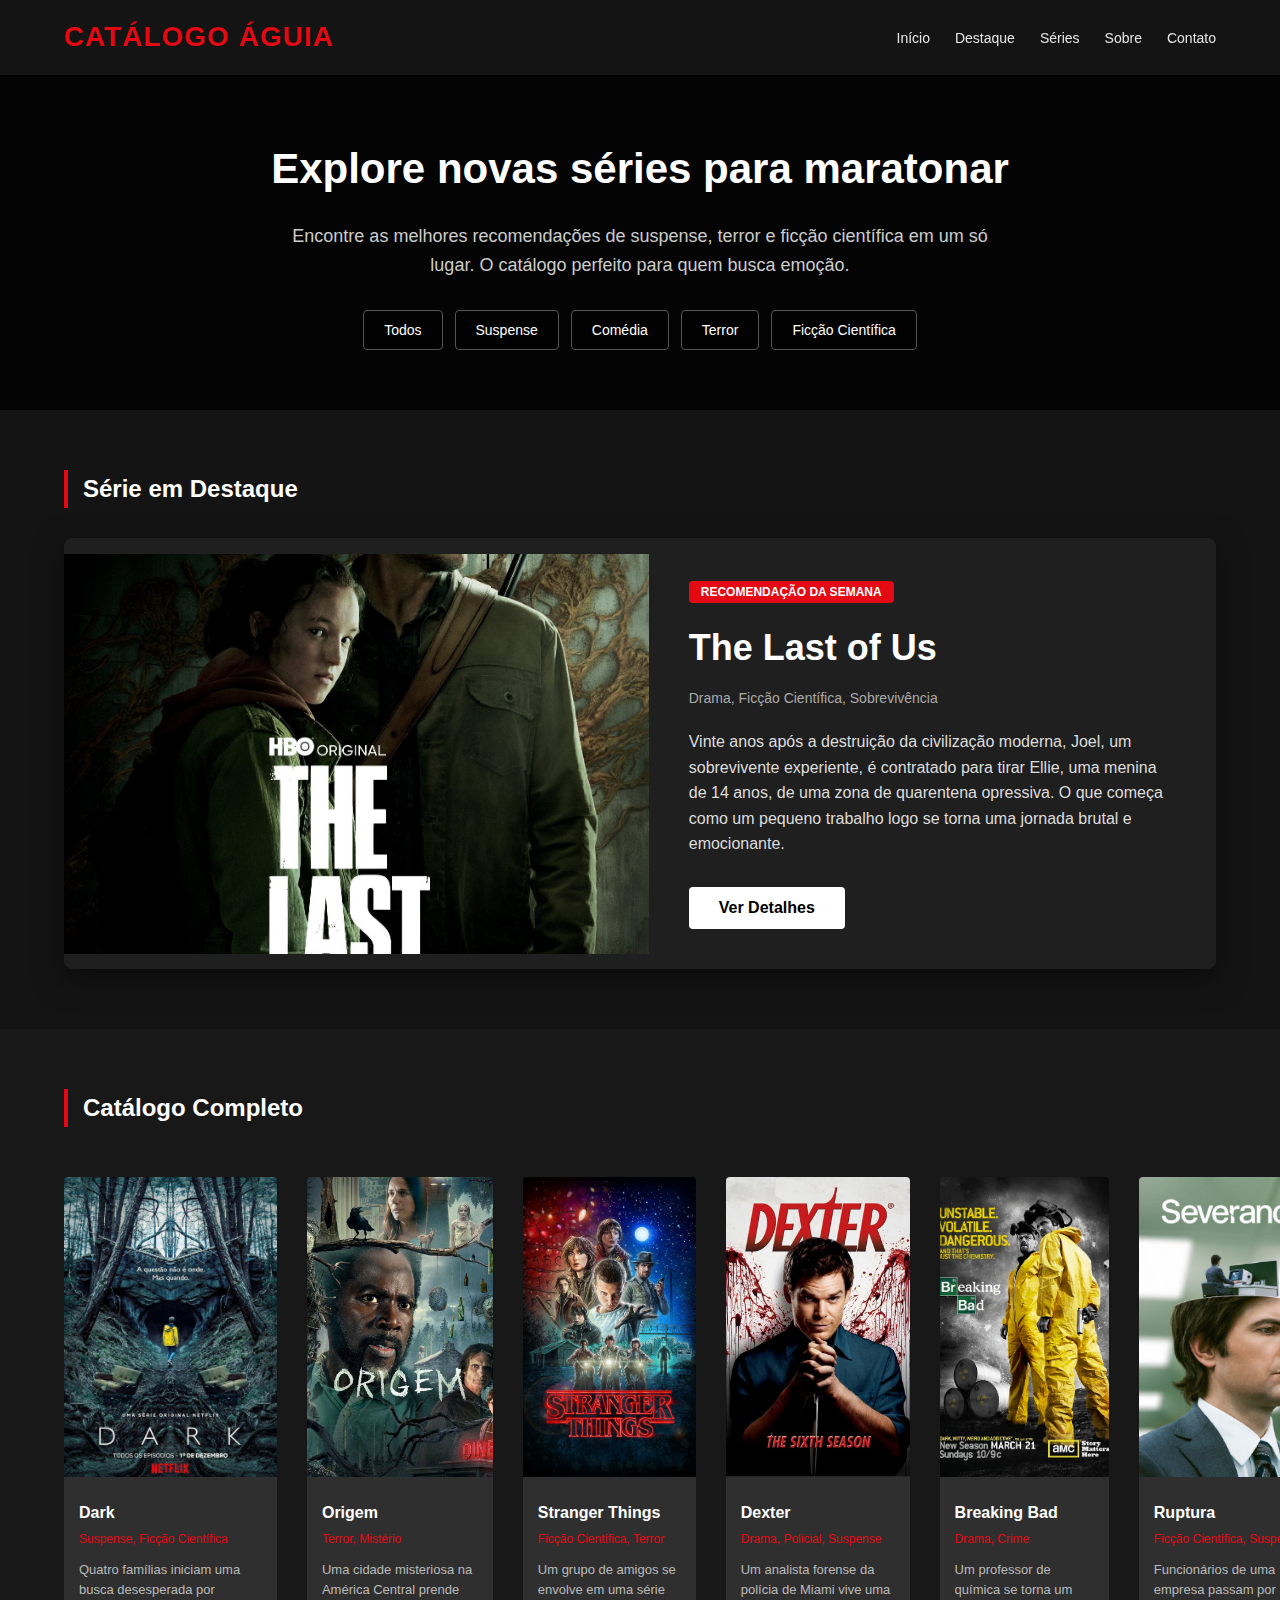
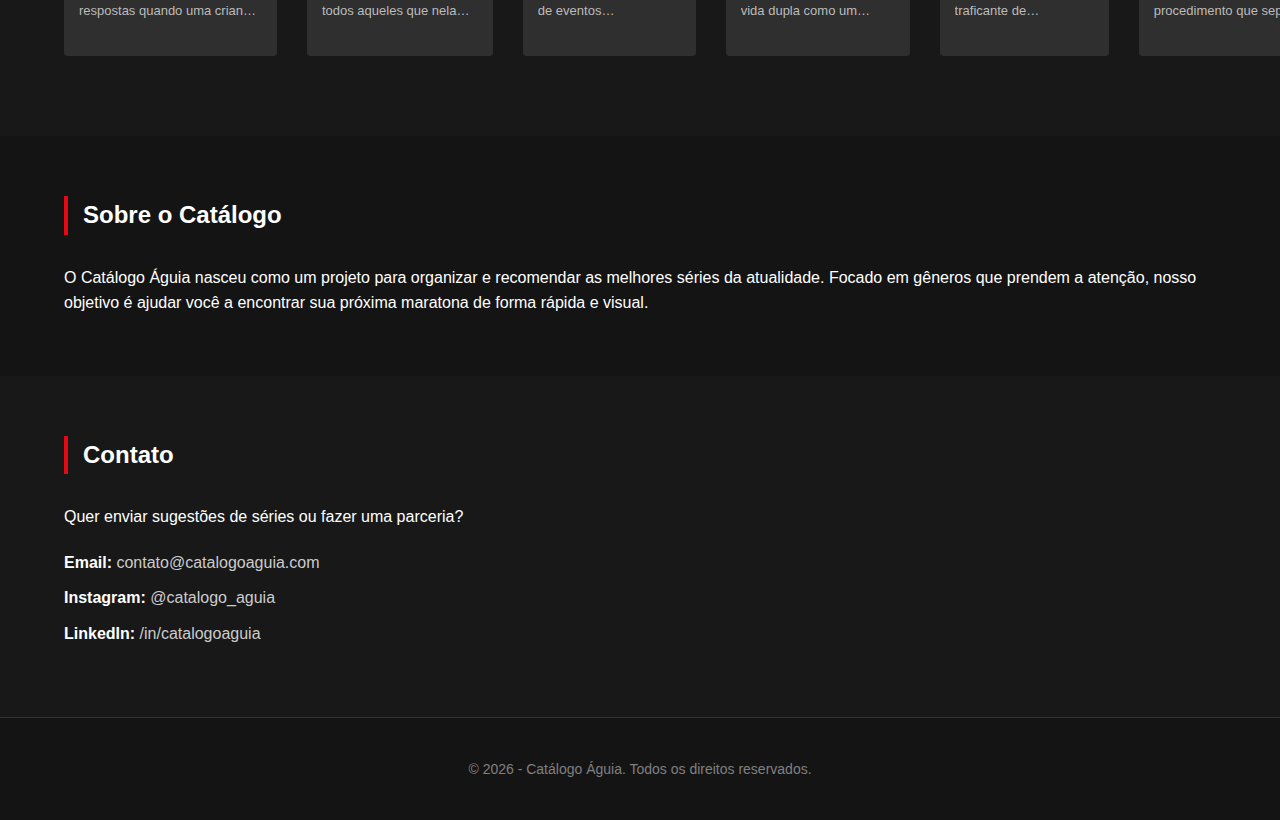
<file: index.html>
<!DOCTYPE html>
<html lang="pt-BR">
<head>
    <meta charset="UTF-8">
    <meta name="viewport" content="width=device-width, initial-scale=1.0">
    <title>Catálogo Águia - Suas Séries Favoritas</title>
    <!-- Link para o arquivo CSS externo que contém toda a estilização -->
    <link rel="stylesheet" href="style.css">
</head>
<body>

    <!-- Cabeçalho: Contém o título do site e o menu de navegação -->
    <header>
        <div class="container">
            <h1 class="logo">Catálogo Águia</h1>

            <nav>
                <ul class="menu">
                    <li><a href="#inicio">Início</a></li>
                    <li><a href="#destaque">Destaque</a></li>
                    <li><a href="#series">Séries</a></li>
                    <li><a href="#sobre">Sobre</a></li>
                    <li><a href="#contato">Contato</a></li>
                </ul>
            </nav>
        </div>
    </header>

    <!-- Seção Hero: Primeira parte que o usuário vê -->
    <section id="inicio" class="secao hero">
        <div class="container hero-conteudo">
            <div class="hero-texto">
                <h2>Explore novas séries para maratonar</h2>
                <p>Encontre as melhores recomendações de suspense, terror e ficção científica em um só lugar. O catálogo perfeito para quem busca emoção.</p>

                <!-- Botões de filtro para organizar as séries por categoria -->
                <div class="filtros">
                    <a href="index.html#series" class="filtro">Todos</a>
                    <a href="suspense.html" class="filtro">Suspense</a>
                    <a href="comedia.html" class="filtro">Comédia</a>
                    <a href="terror.html" class="filtro">Terror</a>
                    <a href="ficcao.html" class="filtro">Ficção Científica</a>
                </div>
            </div>
        </div>
    </section>

    <!-- Seção Série Destaque: Uma box maior com uma série aleatória escolhida -->
    <section id="destaque" class="secao-destaque">
        <div class="container">
            <h2 class="titulo-secao">Série em Destaque</h2>
            <div class="box-destaque">
                <div class="destaque-imagem">
                    <img src="img/the_last_of_us.jpg" alt="Série em Destaque">
                </div>
                <div class="destaque-info">
                    <span class="tag-destaque">Recomendação da Semana</span>
                    <h3>The Last of Us</h3>
                    <p class="genero">Drama, Ficção Científica, Sobrevivência</p>
                    <p class="descricao">
                        Vinte anos após a destruição da civilização moderna, Joel, um sobrevivente experiente, é contratado para tirar Ellie, uma menina de 14 anos, de uma zona de quarentena opressiva. O que começa como um pequeno trabalho logo se torna uma jornada brutal e emocionante.
                    </p>
                    <button class="btn-assistir">Ver Detalhes</button>
                </div>
            </div>
        </div>
    </section>

    <!-- Seção Catálogo: Onde as séries são exibidas em formato de grade (grid) -->
    <section id="series" class="secao secao-cinza">
        <div class="container">
            <h2 class="titulo-secao">Catálogo Completo</h2>
        <div class="corrossel">
            <div class="grid-series">
                <!-- Card 1: Dark -->
                <div class="card-serie">
                    <img src="img/dark.jpg" alt="Poster da série Dark">
                    <div class="card-conteudo">
                        <h3>Dark</h3>
                        <p class="genero">Suspense, Ficção Científica</p>
                        <p class="descricao">Quatro famílias iniciam uma busca desesperada por respostas quando uma criança desaparece e um mistério complexo se revela.</p>
                    </div>
                </div>

                <!-- Card 2: Origem -->
                <div class="card-serie">
                    <img src="img/origem.jpg" alt="Poster da série Origem">
                    <div class="card-conteudo">
                        <h3>Origem</h3>
                        <p class="genero">Terror, Mistério</p>
                        <p class="descricao">Uma cidade misteriosa na América Central prende todos aqueles que nela entram. Os moradores lutam para sair.</p>
                    </div>
                </div>

                <!-- Card 3: Stranger Things -->
                <div class="card-serie">
                    <img src="img/stranger_things.jpg" alt="Poster da série Stranger Things">
                    <div class="card-conteudo">
                        <h3>Stranger Things</h3>
                        <p class="genero">Ficção Científica, Terror</p>
                        <p class="descricao">Um grupo de amigos se envolve em uma série de eventos sobrenaturais na pequena cidade de Hawkins.</p>
                    </div>
                </div>

                <!-- Card 4: Dexter -->
                <div class="card-serie">
                    <img src="img/dexter.jpg" alt="Poster da série Dexter">
                    <div class="card-conteudo">
                        <h3>Dexter</h3>
                        <p class="genero">Drama, Policial, Suspense</p>
                        <p class="descricao">Um analista forense da polícia de Miami vive uma vida dupla como um assassino em série que caça criminosos.</p>
                    </div>
                </div>
                <!-- Card 5: Breaking Bad -->
                <div class="card-serie">
                    <img src="img/breaking_bad.jpg" alt="Poster da série Breaking Bad">
                    <div class="card-conteudo">
                        <h3>Breaking Bad</h3>
                        <p class="genero">Drama, Crime</p>
                        <p class="descricao">Um professor de química se torna um traficante de metanfetamina após ser diagnosticado com câncer.</p>
                    </div>
                </div>

                <!-- Card 6: Severance (Ruptura) -->
                <div class="card-serie">
                    <img src="img/ruptura.jpg" alt="Poster da série Ruptura">
                    <div class="card-conteudo">
                        <h3>Ruptura</h3>
                        <p class="genero">Ficção Científica, Suspense</p>
                        <p class="descricao">Funcionários de uma empresa passam por um procedimento que separa suas memórias de trabalho e vida pessoal.</p>
                    </div>
                </div>

                <!-- Card 7: Succession -->
                <div class="card-serie">
                    <img src="img/succession.jpg" alt="Poster da série Succession">
                    <div class="card-conteudo">
                        <h3>Succession</h3>
                        <p class="genero">Drama</p>
                        <p class="descricao">Acompanha a família Roy, dona de um império de mídia, enquanto lutam pelo controle da empresa.</p>
                    </div>
                </div>

                <!-- Card 8: The Bear -->
                <div class="card-serie">
                    <img src="img/the_bear.jpg" alt="Poster da série The Bear">
                    <div class="card-conteudo">
                        <h3>The Bear</h3>
                        <p class="genero">Drama, Comédia</p>
                        <p class="descricao">Um jovem chef de alta gastronomia volta para Chicago para administrar a lanchonete de sua família.</p>
                    </div>
                </div>

                <!-- Card 9: Fallout -->
                <div class="card-serie">
                    <img src="img/fallout.jpg" alt="Poster da série Fallout">
                    <div class="card-conteudo">
                        <h3>Fallout</h3>
                        <p class="genero">Ficção Científica, Ação</p>
                        <p class="descricao">Em um futuro pós-apocalíptico, os habitantes de luxuosos abrigos nucleares retornam à paisagem infernal deixada para trás.</p>
                    </div>
                </div>

                <!-- Card 10: Black Mirror -->
                <div class="card-serie">
                    <img src="img/black_mirror.jpg" alt="Poster da série Black Mirror">
                    <div class="card-conteudo">
                        <h3>Black Mirror</h3>
                        <p class="genero">Ficção Científica, Suspense</p>
                        <p class="descricao">Uma série de antologia que explora um futuro próximo onde a tecnologia e a natureza humana colidem.</p>
                    </div>
                </div>

                <!-- Card 11: The Boys -->
                <div class="card-serie">
                    <img src="img/the_boys.jpg" alt="Poster da série The Boys">
                    <div class="card-conteudo">
                        <h3>The Boys</h3>
                        <p class="genero">Ação, Sátira</p>
                        <p class="descricao">Um grupo de vigilantes se propõe a derrubar super-heróis corruptos que abusam de seus superpoderes.</p>
                    </div>
                </div>

                <!-- Card 12: Mindhunter -->
                <div class="card-serie">
                    <img src="img/mindhunter.jpg" alt="Poster da série Mindhunter">
                    <div class="card-conteudo">
                        <h3>Mindhunter</h3>
                        <p class="genero">Crime, Suspense</p>
                        <p class="descricao">Dois agentes do FBI expandem as fronteiras da ciência criminal ao entrevistar assassinos em série.</p>
                    </div>
                </div> 
                <!-- Card 1: Dark -->
                <div class="card-serie">
                    <img src="img/dark.jpg" alt="Poster da série Dark">
                    <div class="card-conteudo">
                        <h3>Dark</h3>
                        <p class="genero">Suspense, Ficção Científica</p>
                        <p class="descricao">Quatro famílias iniciam uma busca desesperada por respostas quando uma criança desaparece e um mistério complexo se revela.</p>
                    </div>
                </div>

                <!-- Card 2: Origem -->
                <div class="card-serie">
                    <img src="img/origem.jpg" alt="Poster da série Origem">
                    <div class="card-conteudo">
                        <h3>Origem</h3>
                        <p class="genero">Terror, Mistério</p>
                        <p class="descricao">Uma cidade misteriosa na América Central prende todos aqueles que nela entram. Os moradores lutam para sair.</p>
                    </div>
                </div>

                <!-- Card 3: Stranger Things -->
                <div class="card-serie">
                    <img src="img/stranger_things.jpg" alt="Poster da série Stranger Things">
                    <div class="card-conteudo">
                        <h3>Stranger Things</h3>
                        <p class="genero">Ficção Científica, Terror</p>
                        <p class="descricao">Um grupo de amigos se envolve em uma série de eventos sobrenaturais na pequena cidade de Hawkins.</p>
                    </div>
                </div>

                <!-- Card 4: Dexter -->
                <div class="card-serie">
                    <img src="img/dexter.jpg" alt="Poster da série Dexter">
                    <div class="card-conteudo">
                        <h3>Dexter</h3>
                        <p class="genero">Drama, Policial, Suspense</p>
                        <p class="descricao">Um analista forense da polícia de Miami vive uma vida dupla como um assassino em série que caça criminosos.</p>
                    </div>
                </div>
                <!-- Card 5: Breaking Bad -->
                <div class="card-serie">
                    <img src="img/breaking_bad.jpg" alt="Poster da série Breaking Bad">
                    <div class="card-conteudo">
                        <h3>Breaking Bad</h3>
                        <p class="genero">Drama, Crime</p>
                        <p class="descricao">Um professor de química se torna um traficante de metanfetamina após ser diagnosticado com câncer.</p>
                    </div>
                </div>

                <!-- Card 6: Severance (Ruptura) -->
                <div class="card-serie">
                    <img src="img/ruptura.jpg" alt="Poster da série Ruptura">
                    <div class="card-conteudo">
                        <h3>Ruptura</h3>
                        <p class="genero">Ficção Científica, Suspense</p>
                        <p class="descricao">Funcionários de uma empresa passam por um procedimento que separa suas memórias de trabalho e vida pessoal.</p>
                    </div>
                </div>

                <!-- Card 7: Succession -->
                <div class="card-serie">
                    <img src="img/succession.jpg" alt="Poster da série Succession">
                    <div class="card-conteudo">
                        <h3>Succession</h3>
                        <p class="genero">Drama</p>
                        <p class="descricao">Acompanha a família Roy, dona de um império de mídia, enquanto lutam pelo controle da empresa.</p>
                    </div>
                </div>

                <!-- Card 8: The Bear -->
                <div class="card-serie">
                    <img src="img/the_bear.jpg" alt="Poster da série The Bear">
                    <div class="card-conteudo">
                        <h3>The Bear</h3>
                        <p class="genero">Drama, Comédia</p>
                        <p class="descricao">Um jovem chef de alta gastronomia volta para Chicago para administrar a lanchonete de sua família.</p>
                    </div>
                </div>

                <!-- Card 9: Fallout -->
                <div class="card-serie">
                    <img src="img/fallout.jpg" alt="Poster da série Fallout">
                    <div class="card-conteudo">
                        <h3>Fallout</h3>
                        <p class="genero">Ficção Científica, Ação</p>
                        <p class="descricao">Em um futuro pós-apocalíptico, os habitantes de luxuosos abrigos nucleares retornam à paisagem infernal deixada para trás.</p>
                    </div>
                </div>

                <!-- Card 10: Black Mirror -->
                <div class="card-serie">
                    <img src="img/black_mirror.jpg" alt="Poster da série Black Mirror">
                    <div class="card-conteudo">
                        <h3>Black Mirror</h3>
                        <p class="genero">Ficção Científica, Suspense</p>
                        <p class="descricao">Uma série de antologia que explora um futuro próximo onde a tecnologia e a natureza humana colidem.</p>
                    </div>
                </div>

                <!-- Card 11: The Boys -->
                <div class="card-serie">
                    <img src="img/the_boys.jpg" alt="Poster da série The Boys">
                    <div class="card-conteudo">
                        <h3>The Boys</h3>
                        <p class="genero">Ação, Sátira</p>
                        <p class="descricao">Um grupo de vigilantes se propõe a derrubar super-heróis corruptos que abusam de seus superpoderes.</p>
                    </div>
                </div>

                <!-- Card 12: Mindhunter -->
                <div class="card-serie">
                    <img src="img/mindhunter.jpg" alt="Poster da série Mindhunter">
                    <div class="card-conteudo">
                        <h3>Mindhunter</h3>
                        <p class="genero">Crime, Suspense</p>
                        <p class="descricao">Dois agentes do FBI expandem as fronteiras da ciência criminal ao entrevistar assassinos em série.</p>
                    </div>
                </div> 
            </div>
        </div>
    </div>
    </section>

    <!-- Seção Sobre: Informações sobre o projeto -->
    <section id="sobre" class="secao">
        <div class="container">
            <h2 class="titulo-secao">Sobre o Catálogo</h2>
            <p>
                O Catálogo Águia nasceu como um projeto para organizar e recomendar as melhores séries da atualidade. Focado em gêneros que prendem a atenção, nosso objetivo é ajudar você a encontrar sua próxima maratona de forma rápida e visual.
            </p>
        </div>
    </section>

    <!-- Seção Contato: Formas de falar com o administrador -->
    <section id="contato" class="secao secao-cinza">
        <div class="container">
            <h2 class="titulo-secao">Contato</h2>
            <p>Quer enviar sugestões de séries ou fazer uma parceria?</p>
            <ul class="lista-contato">
                <li><strong>Email:</strong> contato@catalogoaguia.com</li>
                <li><strong>Instagram:</strong> @catalogo_aguia</li>
                <li><strong>LinkedIn:</strong> /in/catalogoaguia</li>
            </ul>
        </div>
    </section>

    <!-- Rodapé: Final da página com direitos autorais -->
    <footer>
        <div class="container">
            <p>&copy; 2026 - Catálogo Águia. Todos os direitos reservados.</p>
        </div>
    </footer>

</body>
</html>
</file>
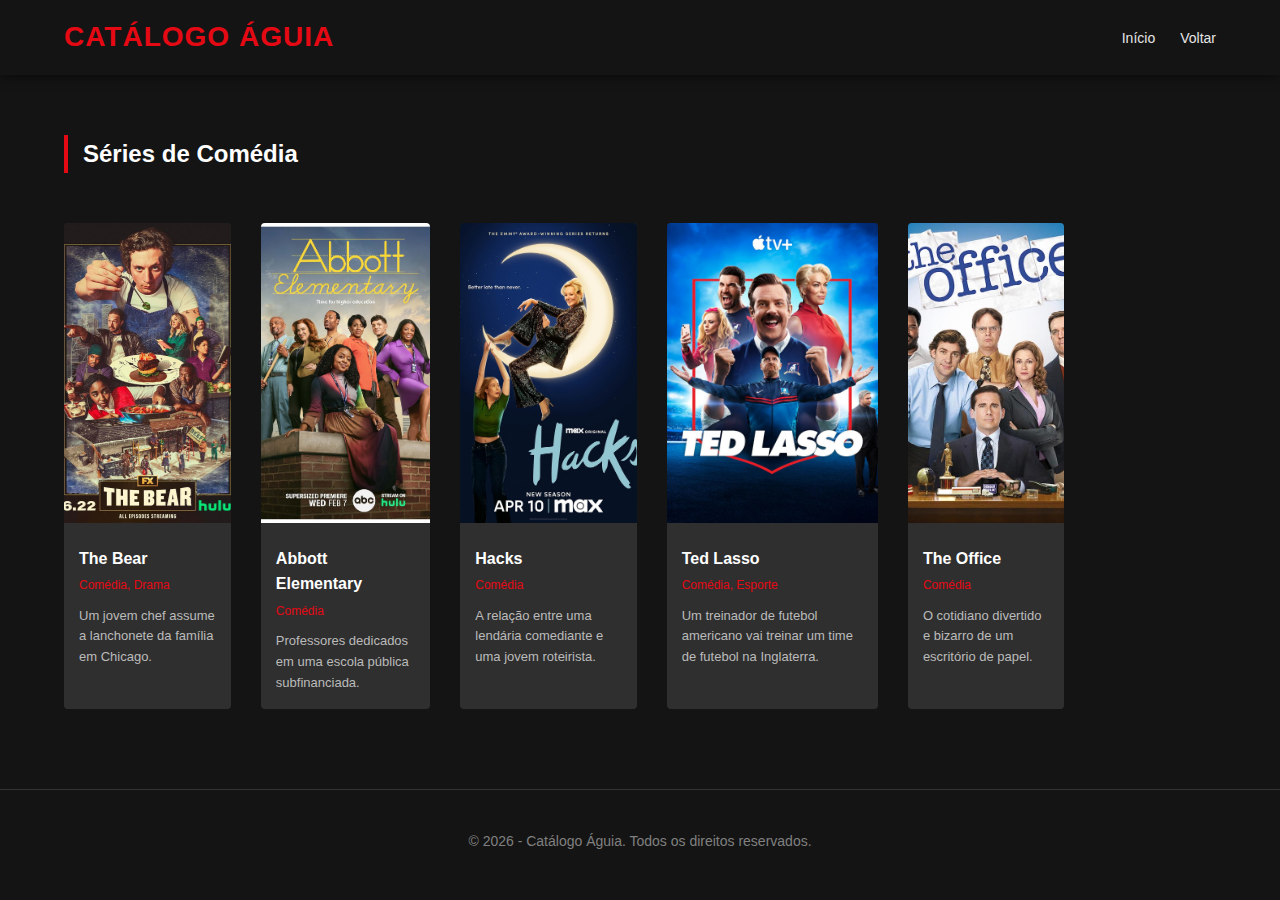
<file: comedia.html>
<!DOCTYPE html>
<html lang="pt-BR">
<head>
    <meta charset="UTF-8">
    <meta name="viewport" content="width=device-width, initial-scale=1.0">
    <title>Comédia - Catálogo Águia</title>
    <link rel="stylesheet" href="style.css">
</head>
<body>
    <header>
        <div class="container">
            <h1 class="logo">Catálogo Águia</h1>
            <nav>
                <ul class="menu">
                    <li><a href="index.html">Início</a></li>
                    <li><a href="index.html#series">Voltar</a></li>
                </ul>
            </nav>
        </div>
    </header>

    <section class="secao">
        <div class="container">
            <h2 class="titulo-secao">Séries de Comédia</h2>
            <div class="grid-series2">
                <div class="card-serie">
                    <img src="img/the_bear.jpg" alt="The Bear">
                    <div class="card-conteudo">
                        <h3>The Bear</h3>
                        <p class="genero">Comédia, Drama</p>
                        <p class="descricao">Um jovem chef assume a lanchonete da família em Chicago.</p>
                    </div>
                </div>
                <div class="card-serie">
                    <img src="img/abbott.jpg" alt="Abbott Elementary">
                    <div class="card-conteudo">
                        <h3>Abbott Elementary</h3>
                        <p class="genero">Comédia</p>
                        <p class="descricao">Professores dedicados em uma escola pública subfinanciada.</p>
                    </div>
                </div>
                <div class="card-serie">
                    <img src="img/hacks.jpg" alt="Hacks">
                    <div class="card-conteudo">
                        <h3>Hacks</h3>
                        <p class="genero">Comédia</p>
                        <p class="descricao">A relação entre uma lendária comediante e uma jovem roteirista.</p>
                    </div>
                </div>
                <div class="card-serie">
                    <img src="img/ted_lasso.jpg" alt="Ted Lasso">
                    <div class="card-conteudo">
                        <h3>Ted Lasso</h3>
                        <p class="genero">Comédia, Esporte</p>
                        <p class="descricao">Um treinador de futebol americano vai treinar um time de futebol na Inglaterra.</p>
                    </div>
                </div>
                <div class="card-serie">
                    <img src="img/the_office.jpg" alt="The Office">
                    <div class="card-conteudo">
                        <h3>The Office</h3>
                        <p class="genero">Comédia</p>
                        <p class="descricao">O cotidiano divertido e bizarro de um escritório de papel.</p>
                    </div>
                </div>
            </div>
        </div>
    </section>

    <footer>
        <div class="container">
            <p>&copy; 2026 - Catálogo Águia. Todos os direitos reservados.</p>
        </div>
    </footer>
</body>
</html>
</file>
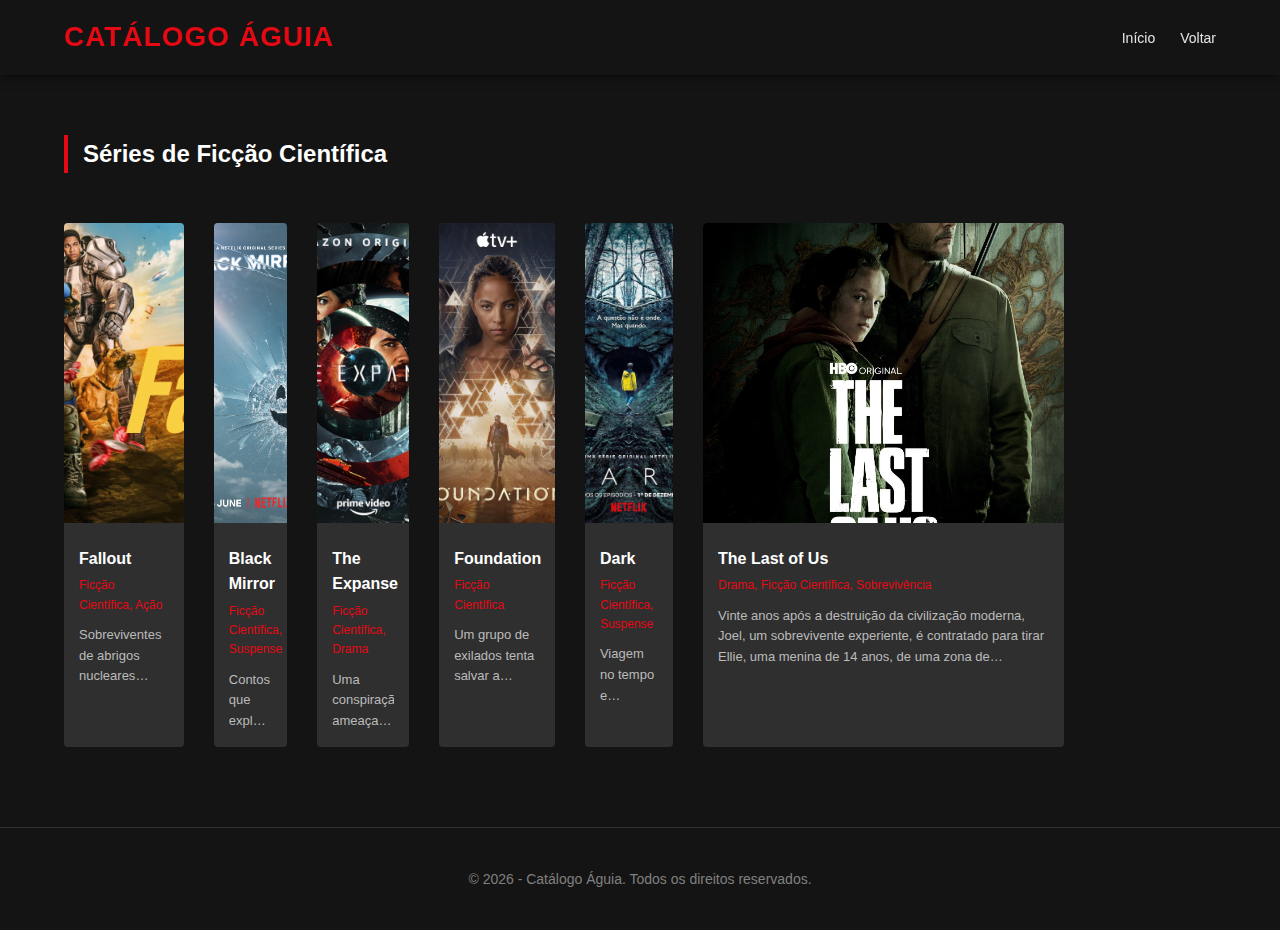
<file: ficcao.html>
<!DOCTYPE html>
<html lang="pt-BR">
<head>
    <meta charset="UTF-8">
    <meta name="viewport" content="width=device-width, initial-scale=1.0">
    <title>Ficção Científica - Catálogo Águia</title>
    <link rel="stylesheet" href="style.css">
</head>
<body>
    <header>
        <div class="container">
            <h1 class="logo">Catálogo Águia</h1>
            <nav>
                <ul class="menu">
                    <li><a href="index.html">Início</a></li>
                    <li><a href="index.html#series">Voltar</a></li>
                </ul>
            </nav>
        </div>
    </header>

    <section class="secao">
        <div class="container">
            <h2 class="titulo-secao">Séries de Ficção Científica</h2>
            <div class="grid-series2">
                <div class="card-serie">
                    <img src="img/fallout.jpg" alt="Fallout">
                    <div class="card-conteudo">
                        <h3>Fallout</h3>
                        <p class="genero">Ficção Científica, Ação</p>
                        <p class="descricao">Sobreviventes de abrigos nucleares retornam à superfície pós-apocalíptica.</p>
                    </div>
                </div>
                <div class="card-serie">
                    <img src="img/black_mirror.jpg" alt="Black Mirror">
                    <div class="card-conteudo">
                        <h3>Black Mirror</h3>
                        <p class="genero">Ficção Científica, Suspense</p>
                        <p class="descricao">Contos que exploram o lado sombrio da tecnologia.</p>
                    </div>
                </div>
                <div class="card-serie">
                    <img src="img/the_expanse.jpg" alt="The Expanse">
                    <div class="card-conteudo">
                        <h3>The Expanse</h3>
                        <p class="genero">Ficção Científica, Drama</p>
                        <p class="descricao">Uma conspiração ameaça a paz em um sistema solar colonizado.</p>
                    </div>
                </div>
                <div class="card-serie">
                    <img src="img/foundation.jpg" alt="Foundation">
                    <div class="card-conteudo">
                        <h3>Foundation</h3>
                        <p class="genero">Ficção Científica</p>
                        <p class="descricao">Um grupo de exilados tenta salvar a humanidade da queda de um império galáctico.</p>
                    </div>
                </div>
                <div class="card-serie">
                    <img src="img/dark.jpg" alt="Dark">
                    <div class="card-conteudo">
                        <h3>Dark</h3>
                        <p class="genero">Ficção Científica, Suspense</p>
                        <p class="descricao">Viagem no tempo e mistérios familiares em uma cidade alemã.</p>
                    </div>
                </div>
                <div class="card-serie">
                    <img src="img/the_last_of_us.jpg" alt="The last of us">
                    <div class="card-conteudo">
                        <h3>The Last of Us</h3>
                        <p class="genero">Drama, Ficção Científica, Sobrevivência</p>
                        <p class="descricao">Vinte anos após a destruição da civilização moderna, Joel, um sobrevivente experiente, é contratado para tirar Ellie, uma menina de 14 anos, de uma zona de quarentena opressiva. O que começa como um pequeno trabalho logo se torna uma jornada brutal e emocionante.
                        </p>
                    </div>
                </div>
            </div>
        </div>
    </section>

    <footer>
        <div class="container">
            <p>&copy; 2026 - Catálogo Águia. Todos os direitos reservados.</p>
        </div>
    </footer>
</body>
</html>
</file>
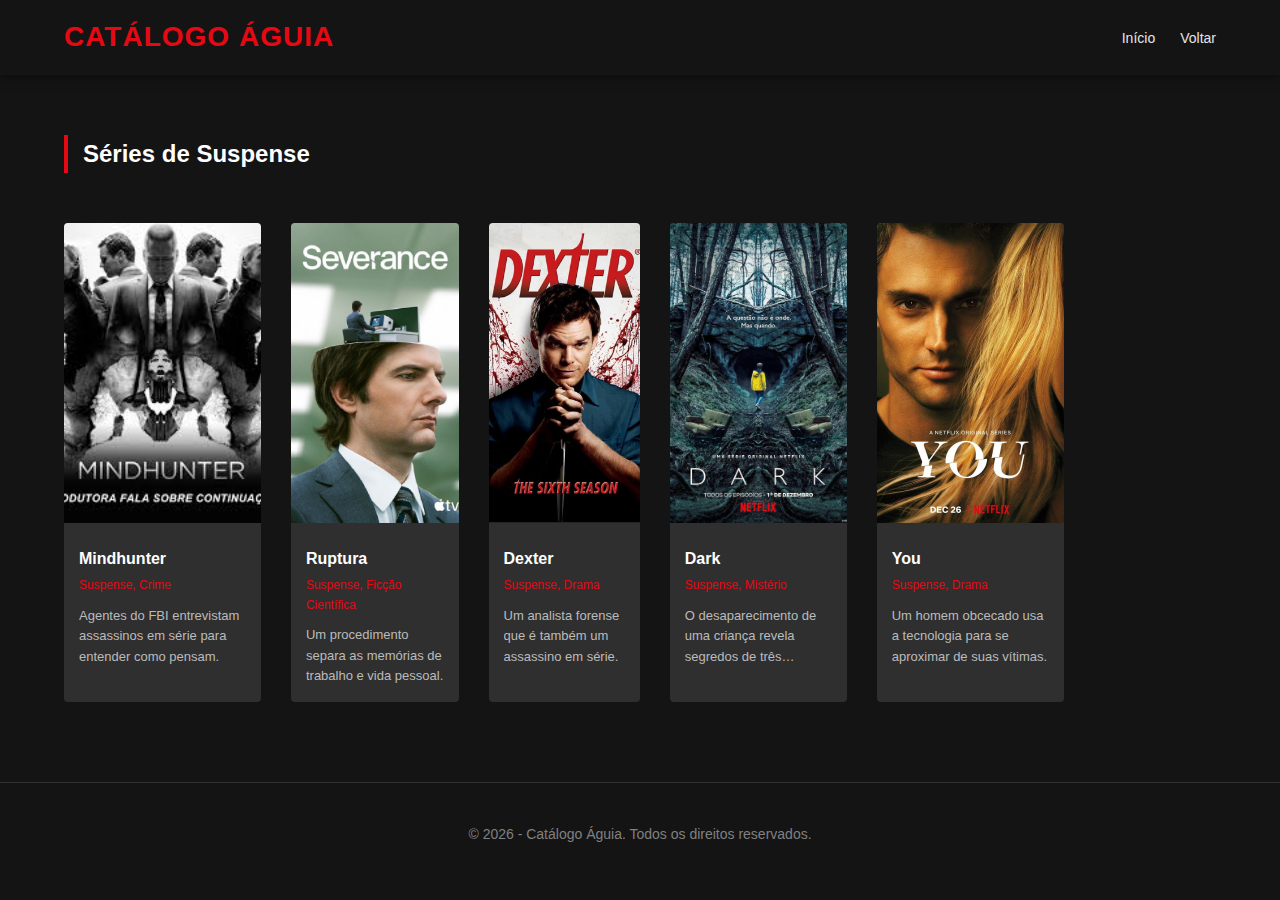
<file: suspense.html>
<!DOCTYPE html>
<html lang="pt-BR">
<head>
    <meta charset="UTF-8">
    <meta name="viewport" content="width=device-width, initial-scale=1.0">
    <title>Suspense - Catálogo Águia</title>
    <link rel="stylesheet" href="style.css">
</head>
<body>
    <header>
        <div class="container">
            <h1 class="logo">Catálogo Águia</h1>
            <nav>
                <ul class="menu">
                    <li><a href="index.html">Início</a></li>
                    <li><a href="index.html#series">Voltar</a></li>
                </ul>
            </nav>
        </div>
    </header>

    <section class="secao">
        <div class="container">
            <h2 class="titulo-secao">Séries de Suspense</h2>
            <div class="grid-series2">
                <div class="card-serie">
                    <img src="img/mindhunter.jpg" alt="Mindhunter">
                    <div class="card-conteudo">
                        <h3>Mindhunter</h3>
                        <p class="genero">Suspense, Crime</p>
                        <p class="descricao">Agentes do FBI entrevistam assassinos em série para entender como pensam.</p>
                    </div>
                </div>
                <div class="card-serie">
                    <img src="img/ruptura.jpg" alt="Ruptura">
                    <div class="card-conteudo">
                        <h3>Ruptura</h3>
                        <p class="genero">Suspense, Ficção Científica</p>
                        <p class="descricao">Um procedimento separa as memórias de trabalho e vida pessoal.</p>
                    </div>
                </div>
                <div class="card-serie">
                    <img src="img/dexter.jpg" alt="Dexter">
                    <div class="card-conteudo">
                        <h3>Dexter</h3>
                        <p class="genero">Suspense, Drama</p>
                        <p class="descricao">Um analista forense que é também um assassino em série.</p>
                    </div>
                </div>
                <div class="card-serie">
                    <img src="img/dark.jpg" alt="Dark">
                    <div class="card-conteudo">
                        <h3>Dark</h3>
                        <p class="genero">Suspense, Mistério</p>
                        <p class="descricao">O desaparecimento de uma criança revela segredos de três gerações.</p>
                    </div>
                </div>
                <div class="card-serie">
                    <img src="img/you.jpg" alt="You">
                    <div class="card-conteudo">
                        <h3>You</h3>
                        <p class="genero">Suspense, Drama</p>
                        <p class="descricao">Um homem obcecado usa a tecnologia para se aproximar de suas vítimas.</p>
                    </div>
                </div>
            </div>
        </div>
    </section>

    <footer>
        <div class="container">
            <p>&copy; 2026 - Catálogo Águia. Todos os direitos reservados.</p>
        </div>
    </footer>
</body>
</html>
</file>
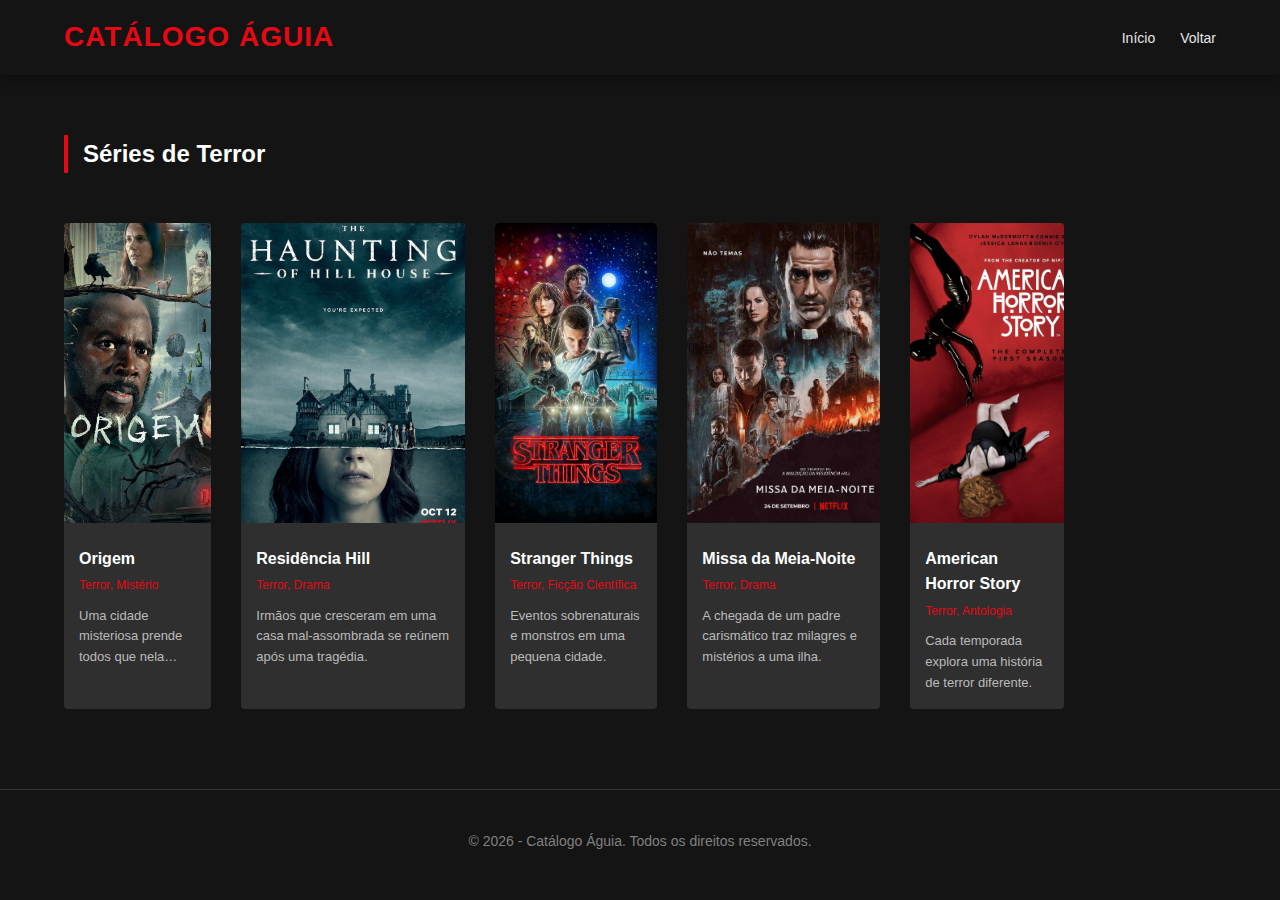
<file: terror.html>
<!DOCTYPE html>
<html lang="pt-BR">
<head>
    <meta charset="UTF-8">
    <meta name="viewport" content="width=device-width, initial-scale=1.0">
    <title>Terror - Catálogo Águia</title>
    <link rel="stylesheet" href="style.css">
</head>
<body>
    <header>
        <div class="container">
            <h1 class="logo">Catálogo Águia</h1>
            <nav>
                <ul class="menu">
                    <li><a href="index.html">Início</a></li>
                    <li><a href="index.html#series">Voltar</a></li>
                </ul>
            </nav>
        </div>
    </header>

    <section class="secao">
        <div class="container">
            <h2 class="titulo-secao">Séries de Terror</h2>
            <div class="grid-series2">
                <div class="card-serie">
                    <img src="img/origem.jpg" alt="Origem">
                    <div class="card-conteudo">
                        <h3>Origem</h3>
                        <p class="genero">Terror, Mistério</p>
                        <p class="descricao">Uma cidade misteriosa prende todos que nela entram.</p>
                    </div>
                </div>
                <div class="card-serie">
                    <img src="img/hill_house.jpg" alt="A Maldição da Residência Hill">
                    <div class="card-conteudo">
                        <h3>Residência Hill</h3>
                        <p class="genero">Terror, Drama</p>
                        <p class="descricao">Irmãos que cresceram em uma casa mal-assombrada se reúnem após uma tragédia.</p>
                    </div>
                </div>
                <div class="card-serie">
                    <img src="img/stranger_things.jpg" alt="Stranger Things">
                    <div class="card-conteudo">
                        <h3>Stranger Things</h3>
                        <p class="genero">Terror, Ficção Científica</p>
                        <p class="descricao">Eventos sobrenaturais e monstros em uma pequena cidade.</p>
                    </div>
                </div>
                <div class="card-serie">
                    <img src="img/midnight_mass.jpg" alt="Missa da Meia-Noite">
                    <div class="card-conteudo">
                        <h3>Missa da Meia-Noite</h3>
                        <p class="genero">Terror, Drama</p>
                        <p class="descricao">A chegada de um padre carismático traz milagres e mistérios a uma ilha.</p>
                    </div>
                </div>
                <div class="card-serie">
                    <img src="img/ahs.jpg" alt="American Horror Story">
                    <div class="card-conteudo">
                        <h3>American Horror Story</h3>
                        <p class="genero">Terror, Antologia</p>
                        <p class="descricao">Cada temporada explora uma história de terror diferente.</p>
                    </div>
                </div>
            </div>
        </div>
    </section>

    <footer>
        <div class="container">
            <p>&copy; 2026 - Catálogo Águia. Todos os direitos reservados.</p>
        </div>
    </footer>
</body>
</html>
</file>
<file: style.css>
/* 
   ==========================================================================
   CONFIGURAÇÕES GERAIS (RESET)
   ========================================================================== 
*/

* {
    margin: 0;
    padding: 0;
    box-sizing: border-box; /* Garante que padding e bordas não aumentem o tamanho total do elemento */
}

body {
    font-family: 'Segoe UI', Tahoma, Geneva, Verdana, sans-serif; /* Fonte moderna e legível */
    background-color: #141414; /* Fundo escuro estilo plataformas de streaming */
    color: #ffffff; /* Texto branco para melhor contraste no fundo escuro */
    line-height: 1.6; /* Espaçamento entre linhas para melhor leitura */
    overflow-x: hidden; /* Evita barra de rolagem horizontal indesejada */
}

/* Container para centralizar o conteúdo e limitar a largura máxima */
.container {
    width: 90%;
    max-width: 1200px;
    margin: 0 auto; /* Centraliza horizontalmente */
}

/* 
   ==========================================================================
   CABEÇALHO (HEADER)
   ========================================================================== 
*/

header {
    background-color: rgba(20, 20, 20, 0.95); /* Fundo escuro com leve transparência */
    color: #fff;
    padding: 15px 0;
    position: sticky; /* Mantém o menu fixo no topo ao rolar a página */
    top: 0;
    z-index: 1000; /* Garante que o menu fique sempre por cima de tudo */
    box-shadow: 0 2px 10px rgba(0,0,0,0.5);
}

header .container {
    display: flex;
    justify-content: space-between; /* Logo na esquerda, Menu na direita */
    align-items: center;
}

.logo {
    font-size: 28px;
    font-weight: bold;
    color: #e50914; /* Vermelho vibrante característico */
    text-transform: uppercase;
    letter-spacing: 1px;
}

/* Menu de Navegação */
.menu {
    list-style: none;
    display: flex;
    gap: 25px;
}

.menu a {
    color: #e5e5e5;
    text-decoration: none;
    font-weight: 500;
    font-size: 14px;
    transition: color 0.3s; /* Suaviza a mudança de cor no hover */
}

.menu a:hover {
    color: #e50914; /* Muda para vermelho ao passar o mouse */
}

/* 
   ==========================================================================
   SEÇÃO HERO (BANNER INICIAL)
   ========================================================================== 
*/

.hero {
    padding: 100px 0;
    background: linear-gradient(rgba(0,0,0,0.8), rgba(0,0,0,0.8)), 
                url('https://images.unsplash.com/photo-1574375927938-d5a98e8ffe85?ixlib=rb-1.2.1&auto=format&fit=crop&w=1350&q=80');
    background-size: cover;
    background-position: center;
    text-align: center;
}

.hero h2 {
    font-size: 42px;
    margin-bottom: 20px;
    color: #fff;
}

.hero p {
    font-size: 18px;
    max-width: 700px;
    margin: 0 auto 30px;
    color: #ccc;
}

/* Botões de Filtro */
.filtros {
    display: flex;
    justify-content: center;
    gap: 12px;
    flex-wrap: wrap; /* Permite que os botões quebrem linha em telas menores */
}

.filtro {
    padding: 8px 20px;
    border: 1px solid #555;
    border-radius: 4px;
    background-color: rgba(0,0,0,0.5);
    color: white;
    cursor: pointer;
    font-size: 14px;
    transition: all 0.3s;
    text-decoration: none; /* Remove sublinhado de links */
    display: inline-block; /* Garante que o padding funcione em links */
}

.filtro:hover {
    background-color: #fff;
    color: #000;
}

/* 
   ==========================================================================
   SEÇÃO SÉRIE EM DESTAQUE (BOX MAIOR)
   ========================================================================== 
*/

.secao-destaque {
    padding: 60px 0;
    background-color: #141414;
}

.titulo-secao {
    font-size: 24px;
    margin-bottom: 30px;
    border-left: 4px solid #e50914; /* Detalhe visual na lateral do título */
    padding-left: 15px;
}

.box-destaque {
    display: flex;
    background-color: #1f1f1f;
    border-radius: 8px;
    overflow: hidden;
    box-shadow: 0 10px 30px rgba(0,0,0,0.5);
    align-items: center;
}

.destaque-imagem {
    flex: 1.2; /* A imagem ocupa um pouco mais de espaço que o texto */
}

.destaque-imagem img {
    width: 100%;
    height: 400px;
    object-fit: cover;
    display: block;
}

.destaque-info {
    flex: 1;
    padding: 40px;
}

.tag-destaque {
    background-color: #e50914;
    color: #fff;
    padding: 4px 12px;
    font-size: 12px;
    font-weight: bold;
    border-radius: 4px;
    text-transform: uppercase;
}

.destaque-info h3 {
    font-size: 36px;
    margin: 15px 0 10px;
}

.destaque-info .genero {
    color: #aaa;
    font-size: 14px;
    margin-bottom: 20px;
}

.destaque-info .descricao {
    font-size: 16px;
    color: #ddd;
    margin-bottom: 30px;
}

.btn-assistir {
    padding: 12px 30px;
    background-color: #fff;
    color: #000;
    border: none;
    border-radius: 4px;
    font-weight: bold;
    cursor: pointer;
    font-size: 16px;
    transition: opacity 0.2s;
}

.btn-assistir:hover {
    opacity: 0.8;
}

/* 
   ==========================================================================
   CATÁLOGO DE SÉRIES (GRID)
   ========================================================================== 
*/

.secao {
    padding: 60px 0;
}

.secao-cinza {
    background-color: #181818; /* Tom levemente diferente para separar seções */
}


.grid-series {
    display: flex;
    /* Cria colunas que se ajustam sozinhas, com no mínimo 250px cada */
    grid-template-columns: repeat(auto-fill, minmax(220px, 1fr)); 
    gap: 20px;
}

/* Cards Individuais */
.card-serie {
    background-color: #2f2f2f;
    border-radius: 4px;
    overflow: hidden;
    transition: transform 0.3s ease; /* Efeito suave de movimento */
    cursor: pointer;
}

.card-serie:hover {
    transform: scale(1.05); /* Aumenta levemente o card ao passar o mouse */
    z-index: 10;
}

.card-serie img {
    width: 100%;
    height: 300px;
    object-fit: cover;
}

.card-conteudo {
    padding: 15px;
}

.card-serie h3 {
    font-size: 16px;
    margin-bottom: 5px;
}

.card-serie .genero {
    font-size: 12px;
    color: #e50914;
    margin-bottom: 10px;
}

.card-serie .descricao {
    font-size: 13px;
    color: #bbb;
    display: -webkit-box;
    -webkit-line-clamp: 3; /* Limita o texto a 3 linhas */
    -webkit-box-orient: vertical;
    overflow: hidden;
}

/* 
   ==========================================================================
   SOBRE E CONTATO
   ========================================================================== 
*/

.lista-contato {
    list-style: none;
    margin-top: 20px;
}

.lista-contato li {
    margin-bottom: 10px;
    color: #ccc;
}

.lista-contato strong {
    color: #fff;
}

/* 
   ==========================================================================
   RODAPÉ (FOOTER)
   ========================================================================== 
*/

footer {
    background-color: #141414;
    border-top: 1px solid #333;
    color: #808080;
    text-align: center;
    padding: 40px 0;
    font-size: 14px;
}

/* 
   ==========================================================================
   RESPONSIVIDADE (ADAPTAÇÃO PARA CELULAR)
   ========================================================================== 
*/

@media (max-width: 768px) {
    .box-destaque {
        flex-direction: column; /* Empilha imagem e texto no celular */
    }

    .destaque-info {
        padding: 20px;
    }

    .hero h2 {
        font-size: 30px;
    }

    .logo {
        font-size: 22px;
    }
}
.grid-series{
    display: flex;
    gap: 30px;
    width: 5000px;
    padding: 20px 0;
    animation-direction: reverse;
    animation:slide-series 40s linear infinite;
}

.grid-series:hover{
    animation-play-state: paused;
}
.carrossel-series{
    overflow: hidden;
}
@keyframes slide-series{
    0%{
        transform: translateX(-50%);
    }
    100% {
        transform: translateX(0);
    }
}
.grid-series2{
    width: 1000px;
    display: flex;
    gap:30px;
    padding: 20px 0;
}
</file>
